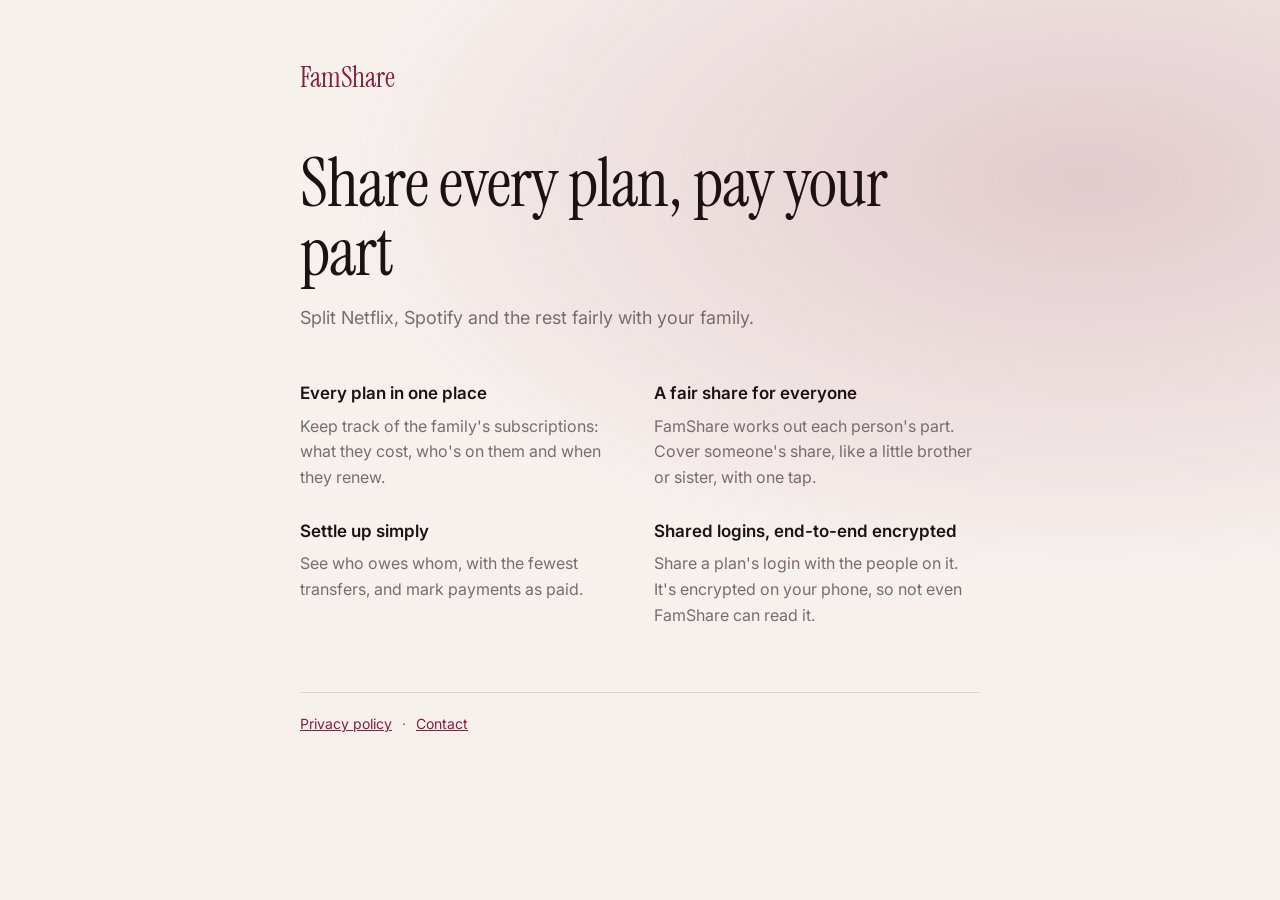
<file: index.html>
<!doctype html>
<html lang="en">
  <head>
    <meta charset="utf-8" />
    <meta name="viewport" content="width=device-width, initial-scale=1" />
    <title>FamShare</title>
    <meta name="description" content="Split Netflix, Spotify and the rest fairly with your family." />
    <link rel="preconnect" href="https://fonts.googleapis.com" />
    <link rel="preconnect" href="https://fonts.gstatic.com" crossorigin />
    <link href="https://fonts.googleapis.com/css2?family=Instrument+Serif&family=Inter:wght@400;500;600&display=swap" rel="stylesheet" />
    <link rel="stylesheet" href="style.css" />
  </head>
  <body>
    <main class="wrap">
      <p class="brand">FamShare</p>
      <h1>Share every plan, pay your part</h1>
      <p class="lead">Split Netflix, Spotify and the rest fairly with your family.</p>

      <section class="features">
        <div>
          <h2>Every plan in one place</h2>
          <p>Keep track of the family's subscriptions: what they cost, who's on them and when they renew.</p>
        </div>
        <div>
          <h2>A fair share for everyone</h2>
          <p>FamShare works out each person's part. Cover someone's share, like a little brother or sister, with one tap.</p>
        </div>
        <div>
          <h2>Settle up simply</h2>
          <p>See who owes whom, with the fewest transfers, and mark payments as paid.</p>
        </div>
        <div>
          <h2>Shared logins, end-to-end encrypted</h2>
          <p>Share a plan's login with the people on it. It's encrypted on your phone, so not even FamShare can read it.</p>
        </div>
      </section>

      <footer>
        <a href="privacy.html">Privacy policy</a>
        <span>·</span>
        <a href="mailto:cinemaxbioscoop@gmail.com">Contact</a>
      </footer>
    </main>
  </body>
</html>
</file>
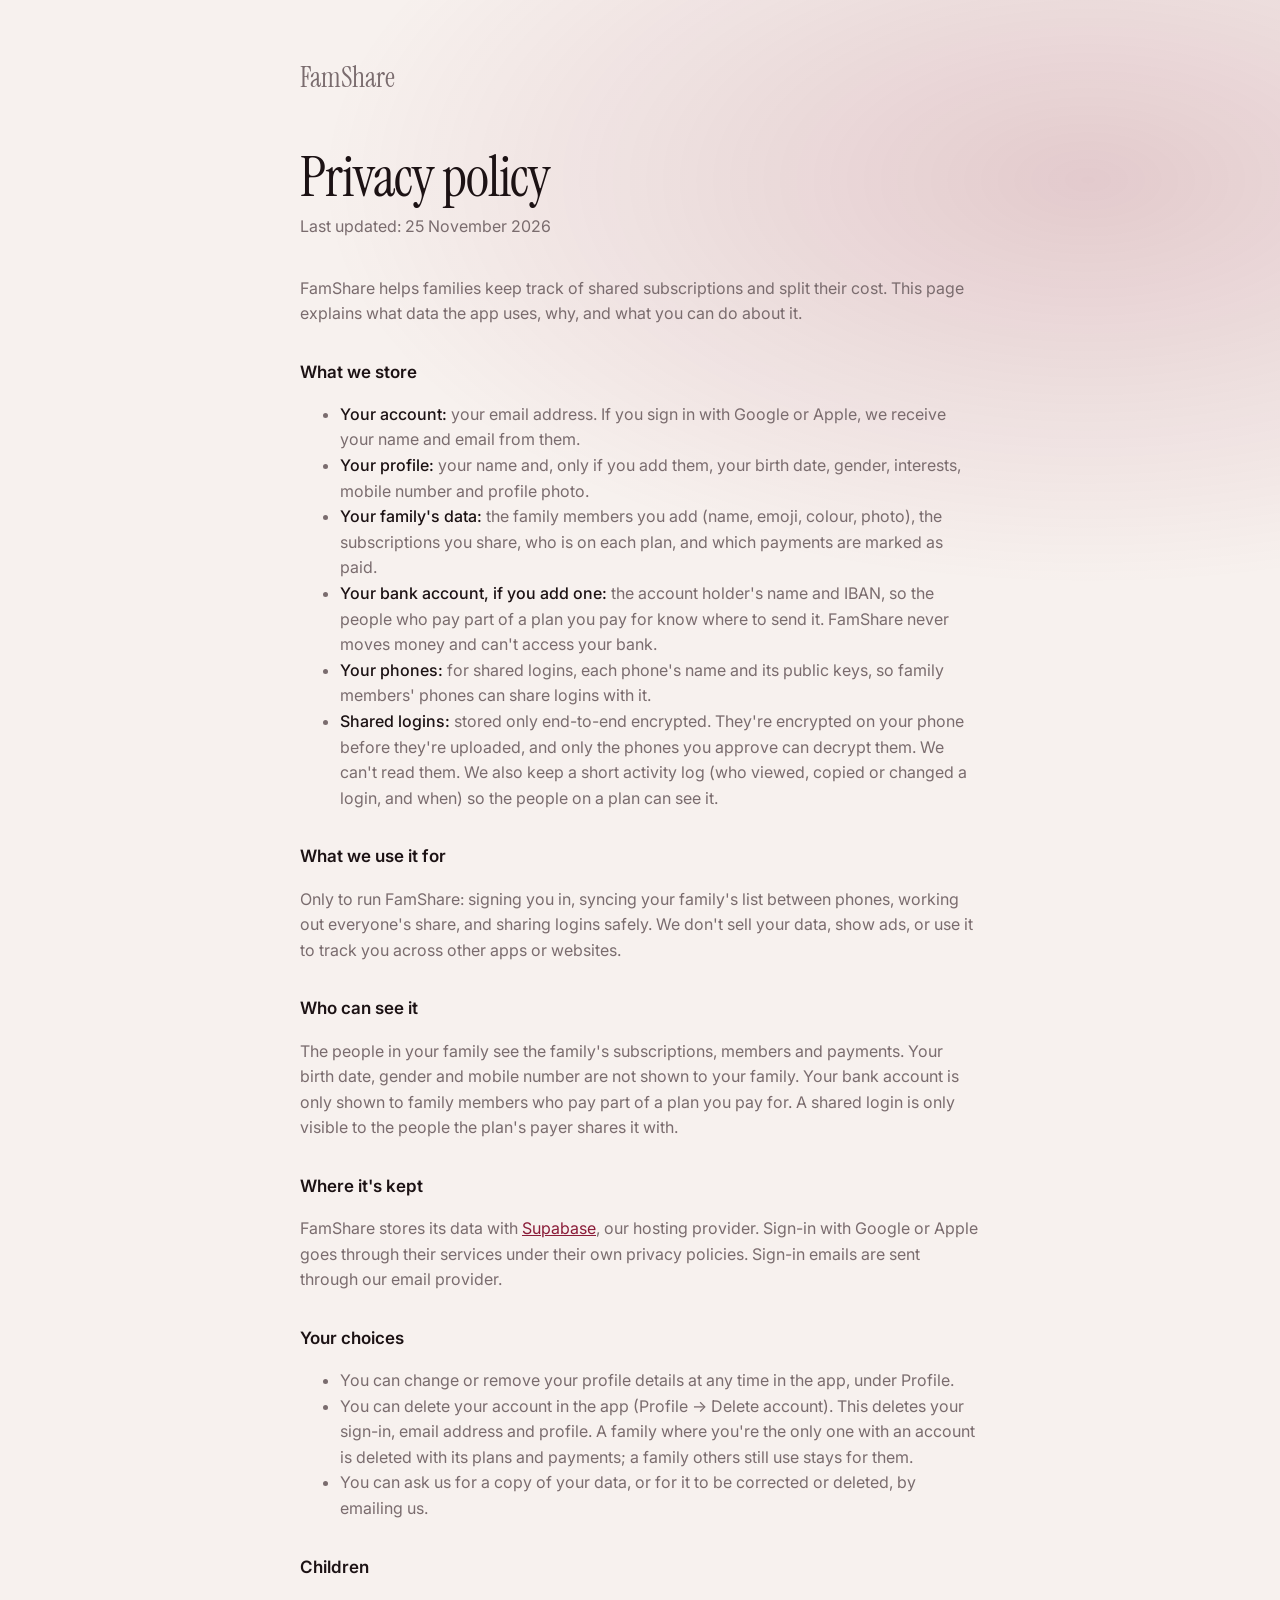
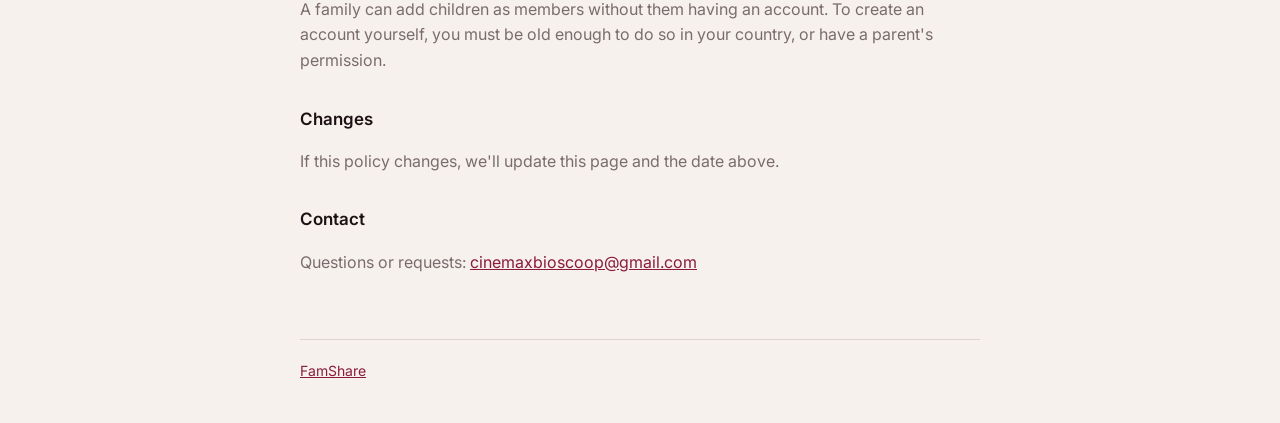
<file: privacy.html>
<!doctype html>
<html lang="en">
  <head>
    <meta charset="utf-8" />
    <meta name="viewport" content="width=device-width, initial-scale=1" />
    <title>FamShare Privacy</title>
    <meta name="description" content="How FamShare handles your data." />
    <link rel="preconnect" href="https://fonts.googleapis.com" />
    <link rel="preconnect" href="https://fonts.gstatic.com" crossorigin />
    <link href="https://fonts.googleapis.com/css2?family=Instrument+Serif&family=Inter:wght@400;500;600&display=swap" rel="stylesheet" />
    <link rel="stylesheet" href="style.css" />
  </head>
  <body>
    <main class="wrap doc">
      <p class="brand"><a href="./" style="color: inherit; text-decoration: none">FamShare</a></p>
      <h1>Privacy policy</h1>
      <p class="updated">Last updated: 25 November 2026</p>

      <p>FamShare helps families keep track of shared subscriptions and split their cost. This page explains what data the app uses, why, and what you can do about it.</p>

      <h2>What we store</h2>
      <ul>
        <li><strong>Your account:</strong> your email address. If you sign in with Google or Apple, we receive your name and email from them.</li>
        <li><strong>Your profile:</strong> your name and, only if you add them, your birth date, gender, interests, mobile number and profile photo.</li>
        <li><strong>Your family's data:</strong> the family members you add (name, emoji, colour, photo), the subscriptions you share, who is on each plan, and which payments are marked as paid.</li>
        <li><strong>Your bank account, if you add one:</strong> the account holder's name and IBAN, so the people who pay part of a plan you pay for know where to send it. FamShare never moves money and can't access your bank.</li>
        <li><strong>Your phones:</strong> for shared logins, each phone's name and its public keys, so family members' phones can share logins with it.</li>
        <li><strong>Shared logins:</strong> stored only end-to-end encrypted. They're encrypted on your phone before they're uploaded, and only the phones you approve can decrypt them. We can't read them. We also keep a short activity log (who viewed, copied or changed a login, and when) so the people on a plan can see it.</li>
      </ul>

      <h2>What we use it for</h2>
      <p>Only to run FamShare: signing you in, syncing your family's list between phones, working out everyone's share, and sharing logins safely. We don't sell your data, show ads, or use it to track you across other apps or websites.</p>

      <h2>Who can see it</h2>
      <p>The people in your family see the family's subscriptions, members and payments. Your birth date, gender and mobile number are not shown to your family. Your bank account is only shown to family members who pay part of a plan you pay for. A shared login is only visible to the people the plan's payer shares it with.</p>

      <h2>Where it's kept</h2>
      <p>FamShare stores its data with <a href="https://supabase.com/privacy">Supabase</a>, our hosting provider. Sign-in with Google or Apple goes through their services under their own privacy policies. Sign-in emails are sent through our email provider.</p>

      <h2>Your choices</h2>
      <ul>
        <li>You can change or remove your profile details at any time in the app, under Profile.</li>
        <li>You can delete your account in the app (Profile → Delete account). This deletes your sign-in, email address and profile. A family where you're the only one with an account is deleted with its plans and payments; a family others still use stays for them.</li>
        <li>You can ask us for a copy of your data, or for it to be corrected or deleted, by emailing us.</li>
      </ul>

      <h2>Children</h2>
      <p>A family can add children as members without them having an account. To create an account yourself, you must be old enough to do so in your country, or have a parent's permission.</p>

      <h2>Changes</h2>
      <p>If this policy changes, we'll update this page and the date above.</p>

      <h2>Contact</h2>
      <p>Questions or requests: <a href="mailto:cinemaxbioscoop@gmail.com">cinemaxbioscoop@gmail.com</a></p>

      <footer>
        <a href="./">FamShare</a>
      </footer>
    </main>
  </body>
</html>
</file>
<file: style.css>
:root {
  --bg: #141011;
  --text: #f6efea;
  --sub: #a3968f;
  --primary: #d9667e;
  --line: rgba(255, 240, 235, 0.12);
}
@media (prefers-color-scheme: light) {
  :root {
    --bg: #f7f1ee;
    --text: #1c1214;
    --sub: #7a6c6e;
    --primary: #8a1c38;
    --line: rgba(40, 12, 20, 0.12);
  }
}
* { box-sizing: border-box; }
body {
  margin: 0;
  background: var(--bg);
  color: var(--text);
  font: 16px/1.6 Inter, -apple-system, BlinkMacSystemFont, 'Segoe UI', sans-serif;
}
body::before {
  content: '';
  position: fixed;
  inset: 0;
  pointer-events: none;
  background: radial-gradient(60% 45% at 85% 20%, color-mix(in srgb, var(--primary) 18%, transparent), transparent);
}
.wrap { position: relative; max-width: 720px; margin: 0 auto; padding: 56px 20px 40px; }
.brand { font-family: 'Instrument Serif', Georgia, serif; font-size: 28px; color: var(--primary); margin: 0 0 48px; }
h1 { font-family: 'Instrument Serif', Georgia, serif; font-weight: 400; font-size: clamp(44px, 9vw, 68px); line-height: 1.02; letter-spacing: -1px; margin: 0; }
.lead { color: var(--sub); font-size: 18px; margin: 16px 0 48px; }
.features { display: grid; gap: 28px; grid-template-columns: repeat(auto-fit, minmax(260px, 1fr)); }
.features h2, .doc h2 { font-size: 17px; font-weight: 600; margin: 0 0 6px; }
.features p { color: var(--sub); margin: 0; }
.doc h1 { font-size: clamp(40px, 8vw, 56px); margin-bottom: 8px; }
.doc .updated { color: var(--sub); margin: 0 0 36px; }
.doc h2 { margin-top: 32px; }
.doc p, .doc li { color: var(--sub); }
.doc strong { color: var(--text); font-weight: 500; }
a { color: var(--primary); }
footer { margin-top: 64px; padding-top: 20px; border-top: 1px solid var(--line); display: flex; gap: 10px; color: var(--sub); font-size: 14px; }
</file>
